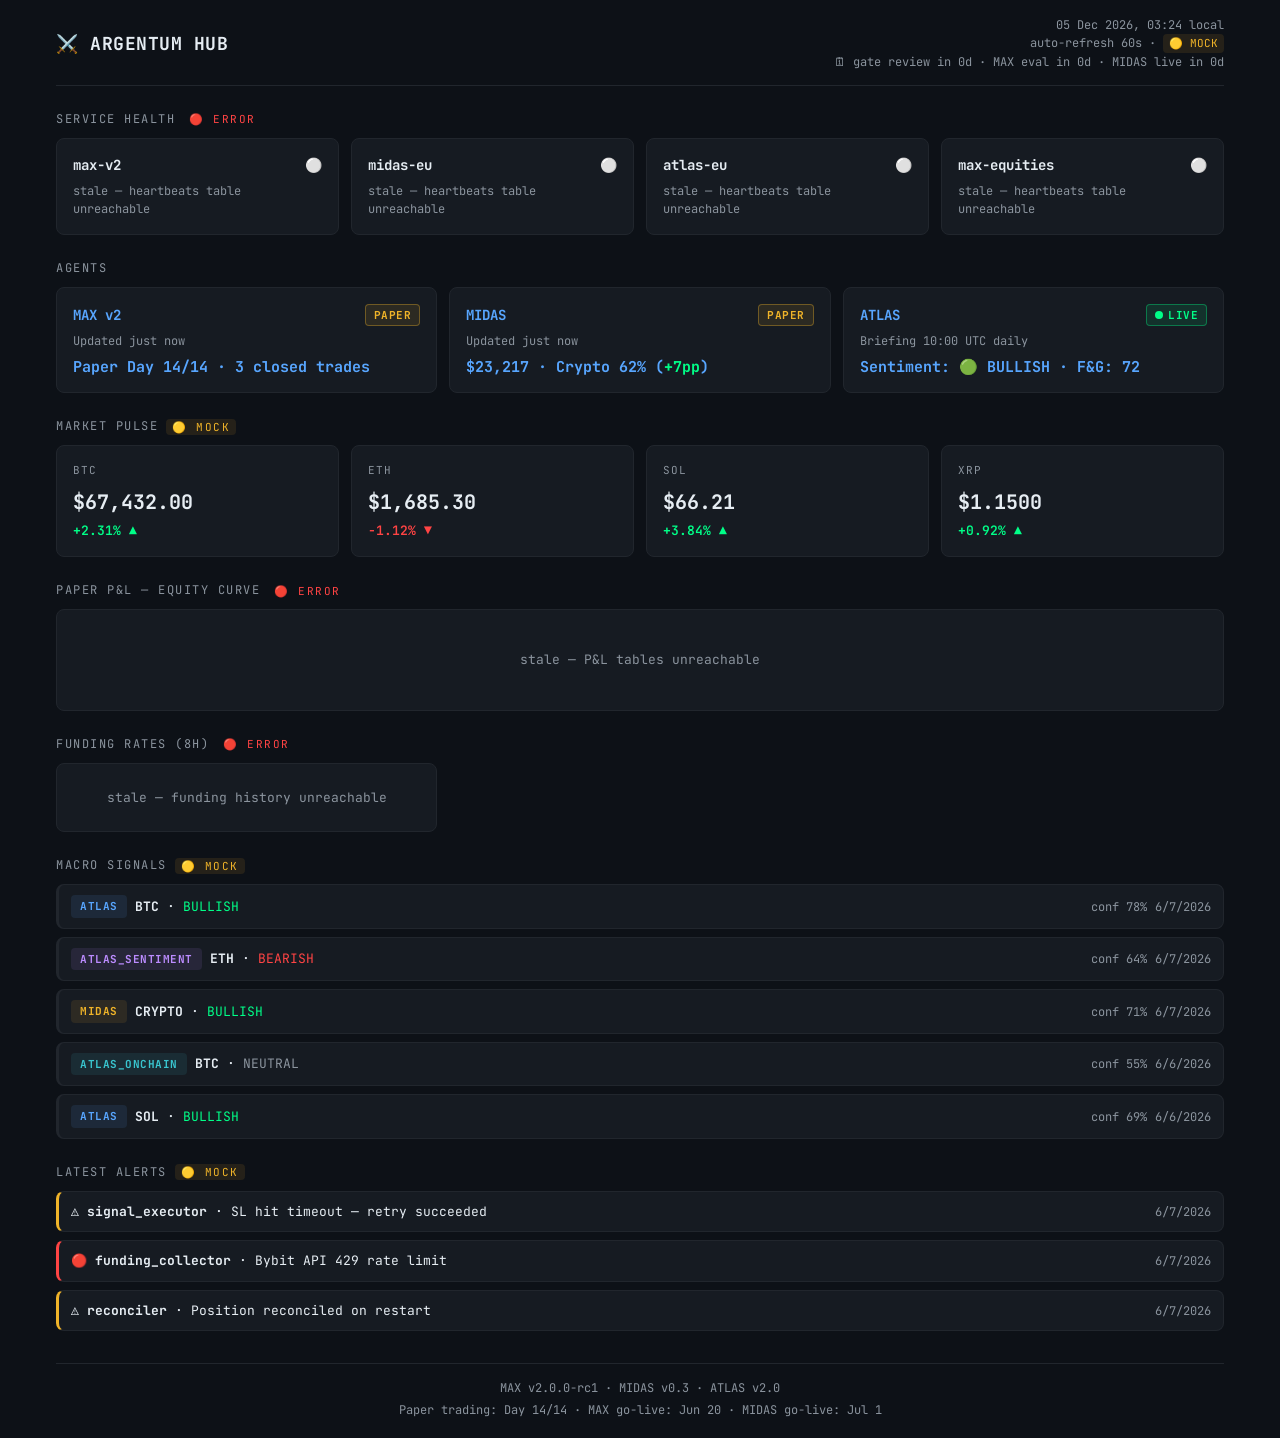
<file: index.html>
<!DOCTYPE html>
<html lang="en">
<head>
<meta charset="UTF-8">
<meta name="viewport" content="width=device-width, initial-scale=1.0">
<meta name="theme-color" content="#0d1117">
<title>⚔️ Argentum Hub</title>
<link rel="icon" href="data:image/svg+xml,<svg xmlns='http://www.w3.org/2000/svg' viewBox='0 0 100 100'><text y='.9em' font-size='90'>⚔️</text></svg>">
<link rel="apple-touch-icon" href="data:image/svg+xml,<svg xmlns='http://www.w3.org/2000/svg' viewBox='0 0 100 100'><text y='.9em' font-size='90'>⚔️</text></svg>">
<link rel="preconnect" href="https://fonts.googleapis.com">
<link href="https://fonts.googleapis.com/css2?family=JetBrains+Mono:wght@400;700&display=swap" rel="stylesheet">
<link rel="stylesheet" href="assets/style.css">
</head>
<body>

<header class="hub-header">
  <h1>⚔️ ARGENTUM HUB</h1>
  <div class="meta">
    <span id="clock">—</span><br>
    <span>auto-refresh 60s · <span id="globalflag"></span></span><br>
    <span class="mono-sm" id="countdown">—</span>
  </div>
</header>

<!-- SERVICE HEALTH (Phase FORTRESS v2 — service_heartbeats, both projects) -->
<div class="section-title">Service Health <span id="health-flag"></span></div>
<div class="grid grid-4" id="health">
  <div class="card skeleton sk-line"></div>
</div>

<!-- AGENT STATUS ROW -->
<div class="section-title">Agents</div>
<div class="grid grid-3" id="agents">
  <a class="card clickable" href="max.html">
    <div class="row-flex"><strong>MAX v2</strong><span class="spacer"></span><span id="max-badge">—</span></div>
    <div class="card-sub" id="max-heartbeat">Updated —</div>
    <div class="card-value" style="font-size:15px;margin-top:8px" id="max-metric">Loading…</div>
  </a>
  <a class="card clickable" href="midas.html">
    <div class="row-flex"><strong>MIDAS</strong><span class="spacer"></span><span id="midas-badge">—</span></div>
    <div class="card-sub" id="midas-heartbeat">Updated —</div>
    <div class="card-value" style="font-size:15px;margin-top:8px" id="midas-metric">Loading…</div>
  </a>
  <a class="card clickable" href="atlas.html">
    <div class="row-flex"><strong>ATLAS</strong><span class="spacer"></span><span class="badge badge-live"><span class="dot"></span>LIVE</span></div>
    <div class="card-sub" id="atlas-heartbeat">Briefing 10:00 UTC daily</div>
    <div class="card-value" style="font-size:15px;margin-top:8px" id="atlas-metric">Loading…</div>
  </a>
</div>

<!-- MARKET PULSE -->
<div class="section-title">Market Pulse <span id="prices-flag"></span></div>
<div class="grid grid-4" id="prices">
  <div class="card price-card"><div class="card-label">BTC</div><div class="price skeleton sk-value">·····</div></div>
  <div class="card price-card"><div class="card-label">ETH</div><div class="price skeleton sk-value">·····</div></div>
  <div class="card price-card"><div class="card-label">SOL</div><div class="price skeleton sk-value">·····</div></div>
  <div class="card price-card"><div class="card-label">XRP</div><div class="price skeleton sk-value">·····</div></div>
</div>

<!-- PAPER P&L (Phase FORTRESS v2) -->
<div class="section-title">Paper P&amp;L — equity curve <span id="equity-flag"></span></div>
<div class="card" id="equity"><div class="skeleton sk-line"></div></div>

<!-- FUNDING SNAPSHOT (Phase FORTRESS v2) -->
<div class="section-title">Funding Rates (8h) <span id="funding-flag"></span></div>
<div class="grid grid-3" id="funding">
  <div class="card skeleton sk-line"></div>
</div>

<!-- MACRO SIGNALS -->
<div class="section-title">Macro Signals <span id="signals-flag"></span></div>
<div class="feed" id="signals"><div class="card skeleton sk-line"></div></div>

<!-- ALERTS -->
<div class="section-title">Latest Alerts <span id="alerts-flag"></span></div>
<div class="feed" id="alerts"><div class="card skeleton sk-line"></div></div>

<footer class="hub-footer" id="footer">
  MAX v2.0.0-rc1 · MIDAS v0.3 · ATLAS v2.0<br>
  Paper trading: Day <span id="f-day">—</span>/14 · MAX go-live: Jun 20 · MIDAS go-live: Jul 1
</footer>

<script src="assets/hub.js"></script>
<script>
tickClock('clock');

async function loadAgents() {
  // MAX
  const dt = await loadData(SUPABASE_MAX, 'directional_trades', 'order=opened_at.desc', MOCK.directional_trades);
  const rs = await loadData(SUPABASE_MAX, 'risk_state_v2', 'limit=1', MOCK.risk_state);
  const closed = dt.rows.filter(t => t.status === 'closed');
  setHTML('max-badge', `<span class="badge badge-paper">PAPER</span>`);
  setHTML('max-heartbeat', `Updated ${timeAgo(rs.rows[0] && rs.rows[0].updated_at)}`);
  setHTML('max-metric', `Paper Day ${paperDay()}/14 · ${closed.length} closed trades`);

  // MIDAS
  const snap = await loadData(SUPABASE_MIDAS, 'portfolio_snapshots', 'order=snapshot_at.desc&limit=1', [MOCK.portfolio_snapshot]);
  const s = snap.rows[0] || MOCK.portfolio_snapshot;
  const crypto = s.pillar_allocs && s.pillar_allocs.crypto ? s.pillar_allocs.crypto : { actual_pct: 0, deviation_pp: 0 };
  setHTML('midas-badge', `<span class="badge badge-paper">PAPER</span>`);
  setHTML('midas-heartbeat', `Updated ${timeAgo(s.snapshot_at)}`);
  setHTML('midas-metric', `${formatUSD(s.total_usd, 0)} · Crypto ${formatNum(crypto.actual_pct,0)}% (${pctSpan(crypto.deviation_pp,0).replace('%','pp')})`);

  // ATLAS (derive sentiment from latest macro signals)
  const sig = await loadData(SUPABASE_MIDAS, 'macro_signals', 'order=updated_at.desc&limit=10', MOCK.macro_signals);
  const bull = sig.rows.filter(x => x.bias === 'bullish').length;
  const bear = sig.rows.filter(x => x.bias === 'bearish').length;
  const mood = bull > bear ? '🟢 BULLISH' : bear > bull ? '🔴 BEARISH' : '🟡 NEUTRAL';
  setHTML('atlas-metric', `Sentiment: ${mood} · F&G: 72`);

  setHTML('f-day', paperDay());
  setFlag('globalflag', (dt.source === 'live' || snap.source === 'live') ? 'live' : 'mock');
}

async function loadPrices() {
  const ASSETS = [
    { id: 'bitcoin', label: 'BTC' }, { id: 'ethereum', label: 'ETH' },
    { id: 'solana', label: 'SOL' }, { id: 'ripple', label: 'XRP' }
  ];
  const r = await fetchPrices(ASSETS.map(a => a.id));
  const data = r.ok ? r.data : MOCK.prices;
  setFlag('prices-flag', r.ok ? 'live' : 'mock');
  el('prices').innerHTML = ASSETS.map(a => {
    const d = data[a.id] || { usd: 0, usd_24h_change: 0 };
    const chg = d.usd_24h_change || 0;
    const arrow = chg >= 0 ? '▲' : '▼';
    return `<div class="card price-card">
      <div class="card-label">${a.label}</div>
      <div class="price">${formatUSD(d.usd, d.usd < 10 ? 4 : 2)}</div>
      <div class="chg ${pnlClass(chg)}">${formatPct(chg)} ${arrow}</div>
    </div>`;
  }).join('');
}

/* ── Phase FORTRESS v2 panels ─────────────────────────────────────── */

const KEEPERS = [
  { name: 'max-v2',       project: SUPABASE_MAX },
  { name: 'midas-eu',     project: SUPABASE_MIDAS },
  { name: 'atlas-eu',     project: SUPABASE_MIDAS },
  { name: 'max-equities', project: SUPABASE_MIDAS }
];

async function loadHealth() {
  const [maxHb, sharedHb] = await Promise.all([
    fetchSupabase(SUPABASE_MAX, 'service_heartbeats', 'select=service_name,last_beat_at,status'),
    fetchSupabase(SUPABASE_MIDAS, 'service_heartbeats', 'select=service_name,last_beat_at,status')
  ]);
  const rows = [...(maxHb.ok ? maxHb.data : []), ...(sharedHb.ok ? sharedHb.data : [])];
  const byName = Object.fromEntries(rows.map(r => [r.service_name, r]));
  const anyLive = maxHb.ok || sharedHb.ok;
  setFlag('health-flag', anyLive ? 'live' : 'err');
  el('health').innerHTML = KEEPERS.map(svc => {
    const hb = byName[svc.name];
    let icon = '🔴', sub = 'no heartbeat row';
    if (hb && hb.last_beat_at) {
      const ageMin = (Date.now() - new Date(hb.last_beat_at).getTime()) / 60000;
      icon = ageMin <= 15 ? '✅' : '🔴';
      sub = `beat ${timeAgo(hb.last_beat_at)} · ${hb.status || '?'}`;
    } else if (!anyLive) {
      icon = '⚪'; sub = 'stale — heartbeats table unreachable';
    }
    return `<div class="card">
      <div class="row-flex"><strong>${svc.name}</strong><span class="spacer"></span><span>${icon}</span></div>
      <div class="card-sub">${sub}</div>
    </div>`;
  }).join('');
}

async function loadEquity() {
  const since = new Date(Date.now() - 86400000).toISOString();
  const [closedR, eqR] = await Promise.all([
    fetchSupabase(SUPABASE_MAX, 'directional_trades',
      'status=eq.closed&select=closed_at,realized_pnl&order=closed_at.asc&limit=500'),
    fetchSupabase(SUPABASE_MIDAS, 'equity_trades',
      'status=eq.closed&select=closed_at,pnl_usd&order=closed_at.asc&limit=500')
  ]);
  if (!closedR.ok && !eqR.ok) {
    setFlag('equity-flag', 'err');
    setHTML('equity', `<div class="empty-state">stale — P&L tables unreachable</div>`);
    return;
  }
  setFlag('equity-flag', 'live');
  const closed = closedR.ok ? closedR.data : [];
  const eqTrades = eqR.ok ? eqR.data : [];
  const pnlOf = t => Number(t.realized_pnl ?? t.pnl_usd ?? 0);
  let cum = 0;
  const curve = closed.map(t => (cum += pnlOf(t)));
  const total = cum;
  const day = arr => arr.filter(t => (t.closed_at || '') >= since)
                        .reduce((s, t) => s + pnlOf(t), 0);
  const eqTotal = eqTrades.reduce((s, t) => s + pnlOf(t), 0);
  setHTML('equity', `
    <div class="row-flex">
      <span class="mono-sm">MAX cumulative: <strong class="${pnlClass(total)}">${formatUSD(total)}</strong>
        · 24h: <span class="${pnlClass(day(closed))}">${formatUSD(day(closed))}</span></span>
      <span class="spacer"></span>
      <span class="mono-sm">Equities: <strong class="${pnlClass(eqTotal)}">${formatUSD(eqTotal)}</strong>
        · 24h: <span class="${pnlClass(day(eqTrades))}">${formatUSD(day(eqTrades))}</span></span>
    </div>
    ${sparklineSVG(curve)}
    <div class="card-sub">${closed.length} closed MAX paper trades · curve = cumulative realized P&amp;L</div>
    <div class="card-sub" id="a2-line">A2: …</div>`);
  loadA2Line();
}

async function loadA2Line() {
  // Phase AEGIS: full per-strategy split (migration 005 live) + A2 engine
  // telemetry from the heartbeat meta. Any failed read degrades to a
  // 'stale' label — the page never breaks.
  const [trades, hb, hedges] = await Promise.all([
    fetchSupabase(SUPABASE_MAX, 'directional_trades',
      'select=status,realized_pnl,strategy&limit=1000'),
    fetchSupabase(SUPABASE_MAX, 'service_heartbeats',
      'select=meta&service_name=eq.max-v2'),
    fetchSupabase(SUPABASE_MAX, 'hedge_positions',
      'select=status,realized_pnl,funding_collected&limit=500')
  ]);
  const lines = [];
  if (trades.ok) {
    const per = {};
    for (const t of trades.data) {
      const k = t.strategy || 'legacy';
      per[k] = per[k] || { net: 0, closed: 0, open: 0 };
      if (t.status === 'closed') {
        per[k].net += Number(t.realized_pnl || 0);
        per[k].closed++;
      } else per[k].open++;
    }
    const a2 = per.a2_trend || { net: 0, closed: 0, open: 0 };
    const meta = (hb.ok && hb.data[0] && hb.data[0].meta) || {};
    const evals = meta.a2_evals !== undefined ? ` · ${meta.a2_evals} evals` : '';
    const flag = meta.a2_enabled === true ? '🟢' : (meta.a2_enabled === false ? '⚪ off' : '');
    lines.push(`🗡 A2 ${flag}: <strong class="${pnlClass(a2.net)}">${formatUSD(a2.net)}</strong>` +
      ` · ${a2.closed} closed · ${a2.open} open${evals}`);
    const lg = per.legacy || { net: 0, closed: 0, open: 0 };
    lines.push(`📜 legacy (retired): <span class="${pnlClass(lg.net)}">${formatUSD(lg.net)}</span>` +
      ` · ${lg.closed} closed`);
  } else {
    lines.push('🗡 A2: stats unreadable this cycle');
  }
  if (hedges.ok) {
    const closed = hedges.data.filter(h => h.status === 'closed');
    const open = hedges.data.length - closed.length;
    const net = closed.reduce((s, h) => s + Number(h.realized_pnl || 0), 0);
    lines.push(`⚖️ funding book: <span class="${pnlClass(net)}">${formatUSD(net)}</span>` +
      ` · ${closed.length} closed · ${open} open rows` +
      (open > 3 ? ' <span class="neg">⚠ orphans (see AEGIS F7)</span>' : ''));
  }
  setHTML('a2-line', lines.join('<br>'));
}

async function loadFunding() {
  const r = await fetchSupabase(SUPABASE_MAX, 'funding_rate_history',
    'select=symbol,funding_rate,annual_rate,recorded_at&order=recorded_at.desc&limit=30');
  if (!r.ok) {
    setFlag('funding-flag', 'err');
    setHTML('funding', `<div class="card empty-state">stale — funding history unreachable</div>`);
    return;
  }
  setFlag('funding-flag', 'live');
  const latest = {};
  for (const row of r.data) if (!latest[row.symbol]) latest[row.symbol] = row;
  const syms = ['BTCUSDT', 'ETHUSDT', 'SOLUSDT'];
  el('funding').innerHTML = syms.map(s => {
    const f = latest[s];
    if (!f) return `<div class="card"><div class="card-label">${baseSymbol(s)}</div>
      <div class="empty-state">no rows</div></div>`;
    const rate = Number(f.funding_rate || 0);
    return `<div class="card">
      <div class="card-label">${baseSymbol(s)}</div>
      <div class="price ${pnlClass(rate)}">${(rate * 100).toFixed(4)}%</div>
      <div class="card-sub">≈ ${formatPct((f.annual_rate || 0) * 100, 1)} APR · ${timeAgo(f.recorded_at)}</div>
    </div>`;
  }).join('');
}

function updateCountdown() {
  setHTML('countdown',
    `🗓 gate review in ${daysTo('2026-06-17')}d · MAX eval in ${daysTo(PAPER.maxGoLive)}d · MIDAS live in ${daysTo(PAPER.midasGoLive)}d`);
}

async function loadSignals() {
  // canonical home is the MAX project (ATLAS Phase-B writer); fall back to the
  // shared project until the anon SELECT grant lands in MAX (Santiago item)
  let r = await loadData(SUPABASE_MAX, 'macro_signals', 'order=updated_at.desc&limit=5');
  if (!r.rows.length) {
    r = await loadData(SUPABASE_MIDAS, 'macro_signals', 'order=updated_at.desc&limit=5', MOCK.macro_signals);
  }
  setFlag('signals-flag', r.source);
  if (!r.rows.length) { setHTML('signals', `<div class="card empty-state">No macro signals</div>`); return; }
  el('signals').innerHTML = r.rows.map(s => {
    const biasCls = s.bias === 'bullish' ? 'pos' : s.bias === 'bearish' ? 'neg' : 'flat';
    return `<div class="feed-item">
      ${sourceBadge(s.source)}
      <span class="headline"><strong>${s.symbol}</strong> · <span class="${biasCls}">${(s.bias||'').toUpperCase()}</span></span>
      <span class="mono-sm">conf ${formatNum((s.confidence||0)*100, 0)}%</span>
      <span class="when">${timeAgo(s.updated_at)}</span>
    </div>`;
  }).join('');
}

async function loadAlerts() {
  const since = new Date(Date.now() - 86400000).toISOString();
  // v2: merge error feeds from BOTH projects (MAX + shared)
  const q = `level=in.(WARNING,ERROR)&occurred_at=gte.${since}&order=occurred_at.desc&limit=4`;
  const [a1, a2] = await Promise.all([
    fetchSupabase(SUPABASE_MAX, 'error_log', q),
    fetchSupabase(SUPABASE_MIDAS, 'error_log', q)
  ]);
  const merged = [...(a1.ok ? a1.data : []), ...(a2.ok ? a2.data : [])]
    .sort((x, y) => (y.occurred_at || '').localeCompare(x.occurred_at || ''))
    .slice(0, 6);
  const r = (a1.ok || a2.ok)
    ? { rows: merged, source: 'live' }
    : { rows: MOCK.error_log || [], source: 'mock' };
  setFlag('alerts-flag', r.source);
  if (!r.rows.length) { setHTML('alerts', `<div class="card empty-state">No alerts in last 24h ✅</div>`); return; }
  el('alerts').innerHTML = r.rows.map(a => {
    const lvl = (a.level || '').toLowerCase();
    const icon = lvl === 'error' ? '🔴' : '⚠️';
    return `<div class="feed-item lvl-${lvl}">
      <span>${icon}</span>
      <span class="headline"><strong>${a.logger_name || 'system'}</strong> · ${a.message || ''}</span>
      <span class="when">${timeAgo(a.occurred_at)}</span>
    </div>`;
  }).join('');
}

function refreshAll() {
  loadHealth(); loadAgents(); loadPrices(); loadEquity();
  loadFunding(); loadSignals(); loadAlerts(); updateCountdown();
}
autoRefresh(refreshAll, 60);
</script>
</body>
</html>
</file>
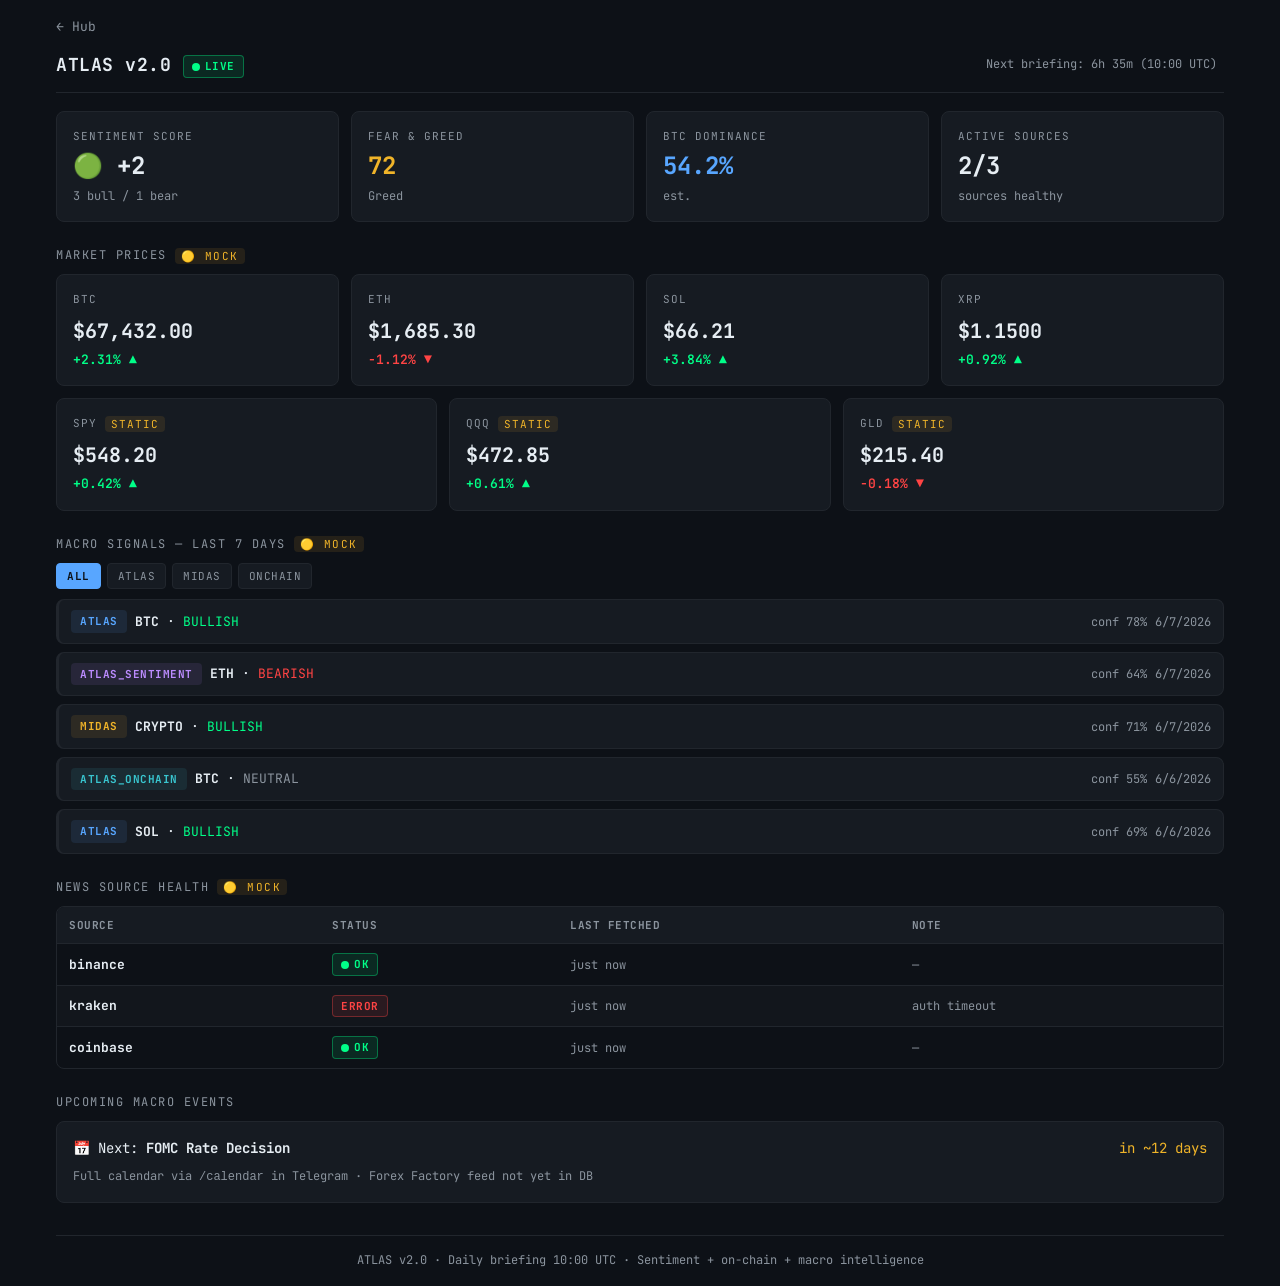
<file: atlas.html>
<!DOCTYPE html>
<html lang="en">
<head>
<meta charset="UTF-8">
<meta name="viewport" content="width=device-width, initial-scale=1.0">
<meta name="theme-color" content="#0d1117">
<title>ATLAS · Argentum Hub</title>
<link rel="icon" href="data:image/svg+xml,<svg xmlns='http://www.w3.org/2000/svg' viewBox='0 0 100 100'><text y='.9em' font-size='90'>⚔️</text></svg>">
<link href="https://fonts.googleapis.com/css2?family=JetBrains+Mono:wght@400;700&display=swap" rel="stylesheet">
<link rel="stylesheet" href="assets/style.css">
</head>
<body>

<a class="back-link" href="index.html">← Hub</a>

<header class="hub-header">
  <h1>ATLAS v2.0 <span class="badge badge-live"><span class="dot"></span>LIVE</span></h1>
  <div class="meta">
    Next briefing: <span id="countdown">—</span> (10:00 UTC)
    <span id="globalflag"></span>
  </div>
</header>

<!-- ROW 1: Cards -->
<div class="grid grid-4">
  <div class="card"><div class="card-label">Sentiment Score</div><div class="card-value" id="kpi-sent">—</div><div class="card-sub" id="kpi-sent-sub"></div></div>
  <div class="card"><div class="card-label">Fear &amp; Greed</div><div class="card-value gold" id="kpi-fng">72</div><div class="card-sub">Greed</div></div>
  <div class="card"><div class="card-label">BTC Dominance</div><div class="card-value blue" id="kpi-dom">54.2%</div><div class="card-sub">est.</div></div>
  <div class="card"><div class="card-label">Active Sources</div><div class="card-value" id="kpi-src">—</div><div class="card-sub" id="kpi-src-sub"></div></div>
</div>

<!-- ROW 2: Market prices -->
<div class="section-title">Market Prices <span id="prices-flag"></span></div>
<div class="grid grid-4" id="prices-crypto"></div>
<div class="grid grid-3" id="prices-tradfi" style="margin-top:12px"></div>

<!-- ROW 3: Signals timeline -->
<div class="section-title">Macro Signals — last 7 days <span id="signals-flag"></span></div>
<div class="filters" id="filters">
  <button class="filter-btn active" data-f="ALL">ALL</button>
  <button class="filter-btn" data-f="ATLAS">ATLAS</button>
  <button class="filter-btn" data-f="MIDAS">MIDAS</button>
  <button class="filter-btn" data-f="ONCHAIN">ONCHAIN</button>
</div>
<div class="feed" id="signals"><div class="card skeleton sk-line"></div></div>

<!-- ROW 4: News source health -->
<div class="section-title">News Source Health <span id="health-flag"></span></div>
<div class="table-wrap">
  <table>
    <thead><tr><th>Source</th><th>Status</th><th>Last Fetched</th><th>Note</th></tr></thead>
    <tbody id="health-body"><tr><td colspan="4" class="empty-state">Loading…</td></tr></tbody>
  </table>
</div>

<!-- ROW 5: Upcoming events -->
<div class="section-title">Upcoming Macro Events</div>
<div class="card">
  <div class="row-flex"><span>📅 Next: <strong>FOMC Rate Decision</strong></span><span class="spacer"></span><span class="gold" id="fed-when">in ~12 days</span></div>
  <div class="card-sub" style="margin-top:8px">Full calendar via <code>/calendar</code> in Telegram · Forex Factory feed not yet in DB</div>
</div>

<footer class="hub-footer">ATLAS v2.0 · Daily briefing 10:00 UTC · Sentiment + on-chain + macro intelligence</footer>

<script src="assets/hub.js"></script>
<script>
let allSignals = [], activeFilter = 'ALL';

function tickCountdown() {
  const now = new Date();
  const next = new Date(Date.UTC(now.getUTCFullYear(), now.getUTCMonth(), now.getUTCDate(), 10, 0, 0));
  if (now.getTime() >= next.getTime()) next.setUTCDate(next.getUTCDate() + 1);
  const ms = next - now;
  const h = Math.floor(ms / 3600000), m = Math.floor((ms % 3600000) / 60000);
  setHTML('countdown', `${h}h ${m}m`);
}

async function loadPrices() {
  const CRYPTO = [{id:'bitcoin',l:'BTC'},{id:'ethereum',l:'ETH'},{id:'solana',l:'SOL'},{id:'ripple',l:'XRP'}];
  const r = await fetchPrices(CRYPTO.map(a=>a.id));
  const data = r.ok ? r.data : MOCK.prices;
  setFlag('prices-flag', r.ok ? 'live' : 'mock');
  el('prices-crypto').innerHTML = CRYPTO.map(a => {
    const d = data[a.id] || {usd:0,usd_24h_change:0}; const c = d.usd_24h_change||0;
    return `<div class="card price-card"><div class="card-label">${a.l}</div>
      <div class="price">${formatUSD(d.usd, d.usd<10?4:2)}</div>
      <div class="chg ${pnlClass(c)}">${formatPct(c)} ${c>=0?'▲':'▼'}</div></div>`;
  }).join('');
  // TradFi — static placeholders (no free no-auth equity feed)
  const TRADFI = [{l:'SPY',p:548.20,c:0.42},{l:'QQQ',p:472.85,c:0.61},{l:'GLD',p:215.40,c:-0.18}];
  el('prices-tradfi').innerHTML = TRADFI.map(a =>
    `<div class="card price-card"><div class="card-label">${a.l} <span class="data-flag mock">static</span></div>
      <div class="price">${formatUSD(a.p)}</div>
      <div class="chg ${pnlClass(a.c)}">${formatPct(a.c)} ${a.c>=0?'▲':'▼'}</div></div>`
  ).join('');
}

async function loadSignals() {
  const since = new Date(Date.now() - 7*86400000).toISOString();
  const r = await loadData(SUPABASE_MIDAS, 'macro_signals',
    `updated_at=gte.${since}&order=updated_at.desc&limit=100`, MOCK.macro_signals);
  setFlag('signals-flag', r.source);
  allSignals = r.rows;
  // KPIs
  const bull = r.rows.filter(x=>x.bias==='bullish').length, bear = r.rows.filter(x=>x.bias==='bearish').length;
  const net = bull - bear;
  const mood = net > 0 ? '🟢' : net < 0 ? '🔴' : '🟡';
  setHTML('kpi-sent', `${mood} ${net>0?'+':''}${net}`);
  setHTML('kpi-sent-sub', `${bull} bull / ${bear} bear`);
  renderSignals();
}

function renderSignals() {
  let rows = allSignals;
  if (activeFilter !== 'ALL') {
    rows = rows.filter(s => (s.source||'').toUpperCase().includes(activeFilter));
  }
  if (!rows.length) { setHTML('signals', `<div class="card empty-state">No signals match filter</div>`); return; }
  el('signals').innerHTML = rows.map(s => {
    const biasCls = s.bias==='bullish'?'pos':s.bias==='bearish'?'neg':'flat';
    return `<div class="feed-item">${sourceBadge(s.source)}
      <span class="headline"><strong>${s.symbol}</strong> · <span class="${biasCls}">${(s.bias||'').toUpperCase()}</span></span>
      <span class="mono-sm">conf ${formatNum((s.confidence||0)*100,0)}%</span>
      <span class="when">${timeAgo(s.updated_at)}</span></div>`;
  }).join('');
}

document.getElementById('filters').addEventListener('click', e => {
  if (!e.target.classList.contains('filter-btn')) return;
  document.querySelectorAll('.filter-btn').forEach(b => b.classList.remove('active'));
  e.target.classList.add('active');
  activeFilter = e.target.dataset.f;
  renderSignals();
});

async function loadHealth() {
  // latest snapshot's source health
  const snap = await loadData(SUPABASE_MIDAS, 'portfolio_snapshots', 'select=id&order=snapshot_at.desc&limit=1', null);
  const snapId = snap.rows[0] && snap.rows[0].id;
  const params = snapId ? `snapshot_id=eq.${snapId}&order=source.asc` : 'order=created_at.desc&limit=10';
  const r = await loadData(SUPABASE_MIDAS, 'data_source_health', params, MOCK.data_source_health);
  setFlag('health-flag', r.source);
  const active = r.rows.filter(x => x.status === 'ok').length;
  setHTML('kpi-src', `${active}/${r.rows.length}`);
  setHTML('kpi-src-sub', 'sources healthy');
  if (!r.rows.length) { setHTML('health-body', `<tr><td colspan="4" class="empty-state">No source data</td></tr>`); return; }
  el('health-body').innerHTML = r.rows.map(h => `<tr>
    <td><strong>${h.source}</strong></td>
    <td>${statusBadge(h.status)}</td>
    <td class="mono-sm">${timeAgo(h.fetched_at)}</td>
    <td class="mono-sm">${h.error_message || '—'}</td>
  </tr>`).join('');
}

function refreshAll() { tickCountdown(); loadPrices(); loadSignals(); loadHealth(); }
tickCountdown(); setInterval(tickCountdown, 60000);
autoRefresh(refreshAll, 60);
</script>
</body>
</html>
</file>
<file: assets/style.css>
/* ===================================================================
   ARGENTUM HUB — Shared Design System
   Bloomberg terminal meets Argentum brand. Mobile-first.
   =================================================================== */

:root {
  --bg:          #0d1117;
  --card:        #161b22;
  --border:      #21262d;
  --green:       #00ff88;
  --gold:        #f0b429;
  --red:         #ff4444;
  --blue:        #58a6ff;
  --purple:      #bc8cff;
  --teal:        #39c5cf;
  --text:        #e6edf3;
  --text-dim:    #8b949e;
  --radius:      8px;
  --mono: 'JetBrains Mono', ui-monospace, SFMono-Regular, 'SF Mono',
          Menlo, Consolas, 'Liberation Mono', monospace;
}

* { box-sizing: border-box; margin: 0; padding: 0; }

html { -webkit-text-size-adjust: 100%; }

body {
  background: var(--bg);
  color: var(--text);
  font-family: var(--mono);
  font-size: 14px;
  line-height: 1.5;
  padding: 16px;
  max-width: 1200px;
  margin: 0 auto;
  -webkit-font-smoothing: antialiased;
}

a { color: var(--blue); text-decoration: none; }
a:hover { text-decoration: underline; }

/* ---------- Header ---------- */
.hub-header {
  display: flex;
  flex-wrap: wrap;
  align-items: center;
  gap: 8px 16px;
  padding-bottom: 14px;
  margin-bottom: 18px;
  border-bottom: 1px solid var(--border);
}
.hub-header h1 {
  font-size: 18px;
  font-weight: 700;
  letter-spacing: 0.5px;
}
.hub-header .meta {
  color: var(--text-dim);
  font-size: 12px;
  margin-left: auto;
  text-align: right;
}
.hub-header .meta span { display: inline-block; }

.back-link {
  display: inline-block;
  margin-bottom: 14px;
  font-size: 13px;
  color: var(--text-dim);
}
.back-link:hover { color: var(--blue); }

/* ---------- Section titles ---------- */
.section-title {
  font-size: 12px;
  text-transform: uppercase;
  letter-spacing: 1.5px;
  color: var(--text-dim);
  margin: 24px 0 10px;
  display: flex;
  align-items: center;
  gap: 8px;
}

/* ---------- Cards ---------- */
.card {
  background: var(--card);
  border: 1px solid var(--border);
  border-radius: var(--radius);
  padding: 16px;
}
.card.clickable { cursor: pointer; transition: border-color .15s, transform .15s; }
.card.clickable:hover { border-color: var(--blue); transform: translateY(-2px); }
.card-label {
  font-size: 11px;
  text-transform: uppercase;
  letter-spacing: 1px;
  color: var(--text-dim);
  margin-bottom: 8px;
}
.card-value { font-size: 24px; font-weight: 700; line-height: 1.2; }
.card-sub { font-size: 12px; color: var(--text-dim); margin-top: 6px; }

/* ---------- Grids ---------- */
.grid { display: grid; gap: 12px; }
.grid-2 { grid-template-columns: repeat(2, 1fr); }
.grid-3 { grid-template-columns: repeat(3, 1fr); }
.grid-4 { grid-template-columns: repeat(4, 1fr); }

@media (max-width: 820px) {
  .grid-3, .grid-4 { grid-template-columns: repeat(2, 1fr); }
}
@media (max-width: 520px) {
  body { padding: 12px; }
  .grid-2, .grid-3, .grid-4 { grid-template-columns: 1fr; }
  .card-value { font-size: 20px; }
  .hub-header .meta { margin-left: 0; text-align: left; width: 100%; }
}

/* ---------- Status badges ---------- */
.badge {
  display: inline-flex;
  align-items: center;
  gap: 5px;
  font-size: 11px;
  font-weight: 700;
  text-transform: uppercase;
  letter-spacing: 0.5px;
  padding: 2px 8px;
  border-radius: 4px;
  border: 1px solid transparent;
  white-space: nowrap;
}
.badge-live      { color: var(--green); background: rgba(0,255,136,.10); border-color: rgba(0,255,136,.35); }
.badge-paper     { color: var(--gold);  background: rgba(240,180,41,.10); border-color: rgba(240,180,41,.35); }
.badge-suspended { color: var(--red);   background: rgba(255,68,68,.10);  border-color: rgba(255,68,68,.35); }
.badge-building  { color: var(--blue);  background: rgba(88,166,255,.10); border-color: rgba(88,166,255,.35); }
.badge-neutral   { color: var(--text-dim); background: rgba(139,148,158,.10); border-color: rgba(139,148,158,.35); }

/* source badges */
.src-atlas           { color: var(--blue);   background: rgba(88,166,255,.10); }
.src-atlas_sentiment { color: var(--purple); background: rgba(188,140,255,.10); }
.src-midas           { color: var(--gold);   background: rgba(240,180,41,.10); }
.src-atlas_onchain   { color: var(--teal);   background: rgba(57,197,207,.10); }

/* ---------- Pulsing live dot ---------- */
.dot {
  width: 8px; height: 8px;
  border-radius: 50%;
  display: inline-block;
  background: var(--green);
  box-shadow: 0 0 0 0 rgba(0,255,136,.7);
  animation: pulse 2s infinite;
}
.dot.red   { background: var(--red);  box-shadow: 0 0 0 0 rgba(255,68,68,.7); animation: pulse-red 2s infinite; }
.dot.gold  { background: var(--gold); animation: none; box-shadow: none; }
.dot.dim   { background: var(--text-dim); animation: none; box-shadow: none; }
@keyframes pulse {
  0%   { box-shadow: 0 0 0 0 rgba(0,255,136,.7); }
  70%  { box-shadow: 0 0 0 6px rgba(0,255,136,0); }
  100% { box-shadow: 0 0 0 0 rgba(0,255,136,0); }
}
@keyframes pulse-red {
  0%   { box-shadow: 0 0 0 0 rgba(255,68,68,.7); }
  70%  { box-shadow: 0 0 0 6px rgba(255,68,68,0); }
  100% { box-shadow: 0 0 0 0 rgba(255,68,68,0); }
}

/* ---------- Values / colors ---------- */
.pos { color: var(--green); }
.neg { color: var(--red); }
.flat { color: var(--text-dim); }
.gold { color: var(--gold); }
.blue { color: var(--blue); }

/* ---------- Tables ---------- */
.table-wrap { overflow-x: auto; border: 1px solid var(--border); border-radius: var(--radius); }
table { width: 100%; border-collapse: collapse; font-size: 13px; white-space: nowrap; }
thead th {
  text-align: left;
  font-size: 11px;
  text-transform: uppercase;
  letter-spacing: 0.5px;
  color: var(--text-dim);
  padding: 10px 12px;
  border-bottom: 1px solid var(--border);
  background: var(--card);
  position: sticky;
  top: 0;
}
tbody td { padding: 9px 12px; border-bottom: 1px solid var(--border); }
tbody tr:nth-child(even) { background: rgba(255,255,255,.02); }
tbody tr:last-child td { border-bottom: none; }
tr.row-pos { background: rgba(0,255,136,.05) !important; }
tr.row-neg { background: rgba(255,68,68,.05) !important; }
.empty-state { padding: 24px; text-align: center; color: var(--text-dim); font-size: 13px; }

/* ---------- Feed / timeline ---------- */
.feed { display: flex; flex-direction: column; gap: 8px; }
.feed-item {
  background: var(--card);
  border: 1px solid var(--border);
  border-left: 3px solid var(--border);
  border-radius: var(--radius);
  padding: 10px 12px;
  font-size: 13px;
  display: flex;
  flex-wrap: wrap;
  align-items: center;
  gap: 8px;
}
.feed-item.lvl-warning { border-left-color: var(--gold); }
.feed-item.lvl-error   { border-left-color: var(--red); }
.feed-item .when { color: var(--text-dim); font-size: 12px; margin-left: auto; }
.feed-item .headline { flex: 1 1 auto; min-width: 120px; }

/* ---------- Filter buttons ---------- */
.filters { display: flex; flex-wrap: wrap; gap: 6px; margin-bottom: 10px; }
.filter-btn {
  font: inherit;
  font-size: 11px;
  text-transform: uppercase;
  letter-spacing: 0.5px;
  color: var(--text-dim);
  background: var(--card);
  border: 1px solid var(--border);
  border-radius: 4px;
  padding: 4px 10px;
  cursor: pointer;
}
.filter-btn.active { color: var(--bg); background: var(--blue); border-color: var(--blue); font-weight: 700; }

/* ---------- Refresh button ---------- */
.btn {
  font: inherit;
  font-size: 12px;
  color: var(--text);
  background: var(--card);
  border: 1px solid var(--border);
  border-radius: 4px;
  padding: 5px 12px;
  cursor: pointer;
}
.btn:hover { border-color: var(--blue); }

/* ---------- Chart container ---------- */
.chart-box { position: relative; height: 280px; width: 100%; }
@media (max-width: 520px) { .chart-box { height: 220px; } }

/* ---------- Loading skeleton ---------- */
.skeleton {
  background: linear-gradient(90deg, var(--card) 25%, #1c232c 50%, var(--card) 75%);
  background-size: 200% 100%;
  animation: shimmer 1.4s infinite;
  border-radius: 4px;
  color: transparent !important;
}
@keyframes shimmer {
  0% { background-position: 200% 0; }
  100% { background-position: -200% 0; }
}
.sk-line { height: 14px; margin: 6px 0; }
.sk-value { height: 26px; width: 60%; }

/* ---------- Mock / live data indicator ---------- */
.data-flag {
  font-size: 11px;
  padding: 1px 6px;
  border-radius: 4px;
  vertical-align: middle;
}
.data-flag.mock { color: var(--gold); background: rgba(240,180,41,.10); }
.data-flag.live { color: var(--green); }
.data-flag.err  { color: var(--red); }

/* ---------- Footer ---------- */
.hub-footer {
  margin-top: 32px;
  padding-top: 14px;
  border-top: 1px solid var(--border);
  color: var(--text-dim);
  font-size: 12px;
  text-align: center;
  line-height: 1.8;
}

/* ---------- Misc ---------- */
.price-card .price { font-size: 20px; font-weight: 700; }
.price-card .chg { font-size: 13px; font-weight: 600; margin-top: 4px; }
.target-line { font-size: 11px; color: var(--text-dim); }
.row-flex { display: flex; align-items: center; gap: 8px; flex-wrap: wrap; }
.spacer { flex: 1; }
.mono-sm { font-size: 12px; color: var(--text-dim); }

/* ---------- Scrollbar ---------- */
* { scrollbar-width: thin; scrollbar-color: var(--border) transparent; }
*::-webkit-scrollbar { width: 8px; height: 8px; }
*::-webkit-scrollbar-track { background: transparent; }
*::-webkit-scrollbar-thumb { background: var(--border); border-radius: 4px; }
*::-webkit-scrollbar-thumb:hover { background: #30363d; }
</file>
